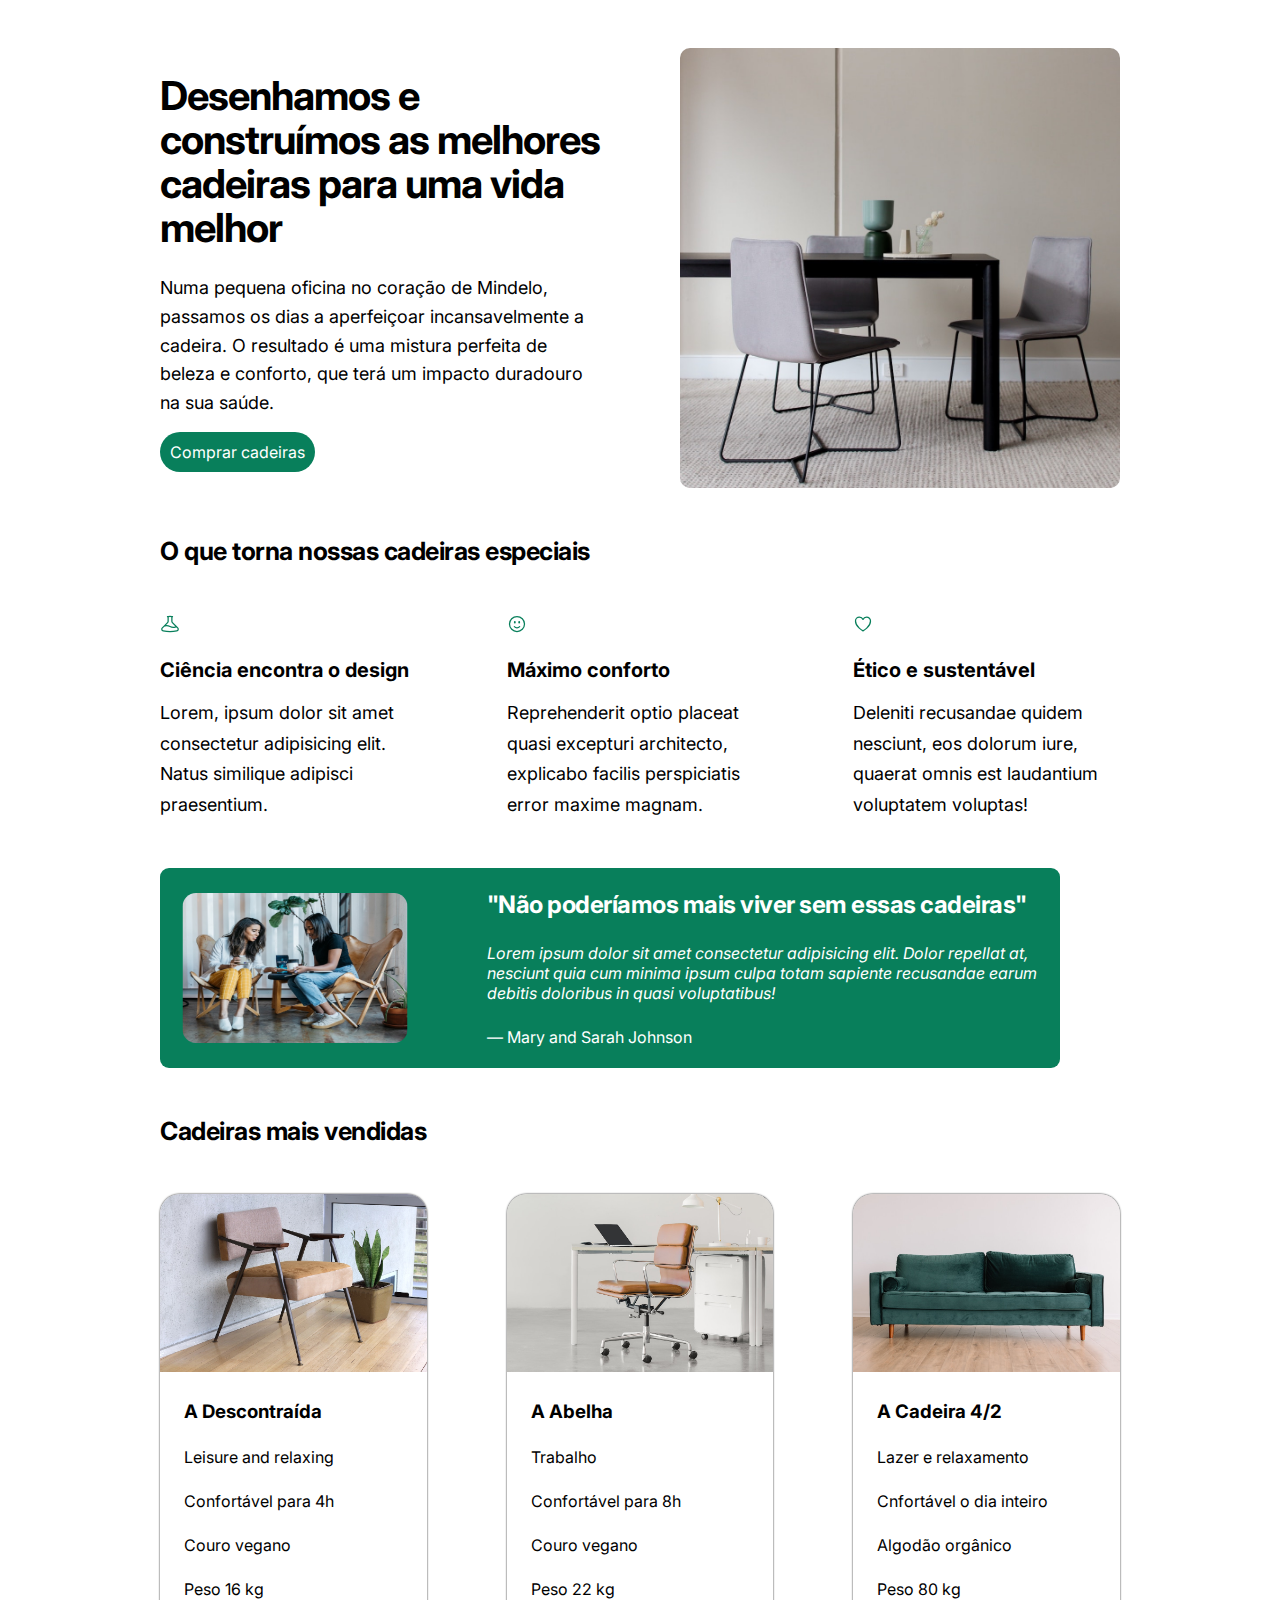
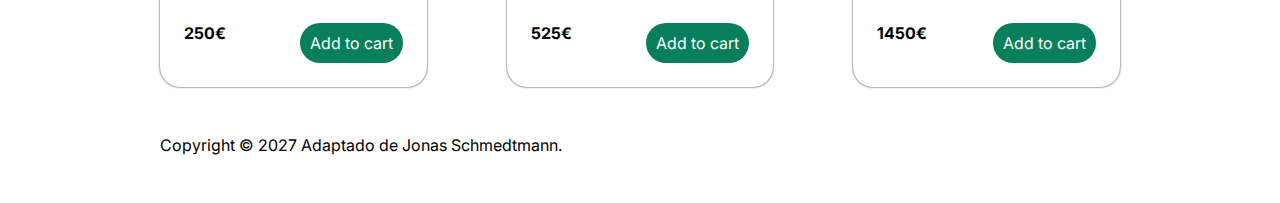
<file: index.html>
<!DOCTYPE html>
<html lang="en">
  <head>
    <meta charset="UTF-8" />
    <meta http-equiv="X-UA-Compatible" content="IE=edge" />
    <meta name="viewport" content="width=device-width, initial-scale=1.0" />
    <link rel="preconnect" href="https://fonts.googleapis.com"><link rel="preconnect" href="https://fonts.gstatic.com" crossorigin><link href="https://fonts.googleapis.com/css2?family=Inter:wght@400;500;700&display=swap" rel="stylesheet">
    <link rel="stylesheet" href="style.css" />
    <title>Mindelo Chair Shop</title>
  </head>
  <body>
    <div class="container">
      <header>
        <div class="header-text-box">
          <h1>Desenhamos e construímos as melhores cadeiras para uma vida melhor</h1>
          <p class="header-text">
            Numa pequena oficina no coração de Mindelo, passamos os dias a aperfeiçoar incansavelmente a cadeira. 
            O resultado é uma mistura perfeita de beleza e conforto, que terá um impacto duradouro na sua saúde.
          </p>
          <a class="cc" href="#">Comprar cadeiras</a>
        </div>
        <img src="hero.jpg" alt="Photo" class="imgp1"/>
      </header>

      <section>
        <h2>O que torna nossas cadeiras especiais</h2>
        <div class="grid-3-cols">
          <div>
            <svg 
            xmlns="http://www.w3.org/2000/svg" 
            fill="none" viewBox="0 0 24 24" 
            stroke-width="1.5" stroke="currentColor" 
            class="icon">
              <path 
              stroke-linecap="round" 
              stroke-linejoin="round" 
              d="M9.75 3.104v5.714a2.25 2.25 0 01-.659 1.591L5 14.5M9.75 3.104c-.251.023-.501.05-.75.082m.75-.082a24.301 24.301 0 014.5 0m0 0v5.714c0 .597.237 1.17.659 1.591L19.8 15.3M14.25 3.104c.251.023.501.05.75.082M19.8 15.3l-1.57.393A9.065 9.065 0 0112 15a9.065 9.065 0 00-6.23-.693L5 14.5m14.8.8l1.402 1.402c1.232 1.232.65 3.318-1.067 3.611A48.309 48.309 0 0112 21c-2.773 0-5.491-.235-8.135-.687-1.718-.293-2.3-2.379-1.067-3.61L5 14.5" />
            </svg>
            
            <p class="features-title"><strong>Ciência encontra o design</strong></p>
            <p class="features-text">
              Lorem, ipsum dolor sit amet consectetur adipisicing elit. Natus
              similique adipisci praesentium.
            </p>
          </div>

          <div>
            <svg 
            xmlns="http://www.w3.org/2000/svg" 
            fill="none" 
            viewBox="0 0 24 24" 
            stroke-width="1.5" 
            stroke="currentColor" 
            class="icon">
              <path stroke-linecap="round" stroke-linejoin="round" d="M15.182 15.182a4.5 4.5 0 01-6.364 0M21 12a9 9 0 11-18 0 9 9 0 0118 0zM9.75 9.75c0 .414-.168.75-.375.75S9 10.164 9 9.75 9.168 9 9.375 9s.375.336.375.75zm-.375 0h.008v.015h-.008V9.75zm5.625 0c0 .414-.168.75-.375.75s-.375-.336-.375-.75.168-.75.375-.75.375.336.375.75zm-.375 0h.008v.015h-.008V9.75z" />
            </svg>
            <p class="features-title">
              <strong>Máximo conforto</strong>
            </p>
            <p class="features-text">
              Reprehenderit optio placeat quasi excepturi architecto, explicabo
              facilis perspiciatis error maxime magnam.
            </p>
          </div>

          <div >
            <svg  
            xmlns="http://www.w3.org/2000/svg" 
            fill="none" 
            viewBox="0 0 24 24" 
            stroke-width="1.5" 
            stroke="currentColor" 
            class="icon">
              <path 
              stroke-linecap="round" 
              stroke-linejoin="round" 
              d="M21 8.25c0-2.485-2.099-4.5-4.688-4.5-1.935 0-3.597 1.126-4.312 2.733-.715-1.607-2.377-2.733-4.313-2.733C5.1 3.75 3 5.765 3 8.25c0 7.22 9 12 9 12s9-4.78 9-12z" />
            </svg>
            
            <p class="features-title">
              <strong>Ético e sustentável</strong>
            </p>
            <p class="features-text">
              Deleniti recusandae quidem nesciunt, eos dolorum iure, quaerat
              omnis est laudantium voluptatem voluptas!
            </p>
          </div>
        </div>
      </section>

      <section class="testimonial-section">
        <div class="grid-3-cols desc">
          <img class="img-desc" src="customers.jpg" alt="People sitting on chairs" />
          <div class="testimonial-box">
            <h2>"Não poderíamos mais viver sem essas cadeiras"</h2>
            <blockquote class="testimonial-text">
              Lorem ipsum dolor sit amet consectetur adipisicing elit. Dolor
              repellat at, nesciunt quia cum minima ipsum culpa totam sapiente
              recusandae earum debitis doloribus in quasi voluptatibus!
            </blockquote>
            <p class="testimonial-author">&mdash; Mary and Sarah Johnson</p>
          </div>
        </div>
      </section>

      <section>
        <h2>Cadeiras mais vendidas</h2>
        <div class="grid-3-cols">
          <figure class="chair">
            <img class="ch" src="chair-1.jpg" alt="Chair" />
            <div class="chair-box">
              <h3>A Descontraída</h3>
              <ul class="chair-details">
                <li>
                  <!-- Span is a generic INLINE text element, it doesn't have any meaning. It's like a div element, but inline -->
                  <span>Leisure and relaxing</span>
                </li>
                <li>
                  <span>Confortável para 4h</span>
                </li>
                <li>
                  <span>Couro vegano</span>
                </li>
                <li>
                  <span>Peso 16 kg</span>
                </li>
              </ul>
              <div class="chair-price">
                <strong>250€</strong>
                <a href="#" class="btn btn--small">Add to cart</a>
              </div>
            </div>
          </figure>

          <figure class="chair">
            <img class="ch"  src="chair-2.jpg" alt="Chair" />
            <div class="chair-box">
              <h3>A Abelha </h3>
              <ul class="chair-details">
                <li>
                  <span>Trabalho</span>
                </li>
                <li>
                  <span>Confortável para 8h</span>
                </li>
                <li>
                  <span>Couro vegano</span>
                </li>
                <li>
                  <span>Peso 22 kg</span>
                </li>
              </ul>
              <div class="chair-price">
                <strong>525€</strong>
                <a href="#" class="btn btn--small">Add to cart</a>
              </div>
            </div>
          </figure>

          <figure class="chair">
            <img class="ch"  src="chair-3.jpg" alt="Chair" />
            <div class="chair-box">
              <h3>A Cadeira 4/2</h3>
              <ul class="chair-details">
                <li>
                  <span>Lazer e relaxamento</span>
                </li>
                <li>
                  <span>Cnfortável o dia inteiro</span>
                </li>
                <li>
                  <span>Algodão orgânico</span>
                </li>
                <li>
                  <span>Peso 80 kg</span>
                </li>
              </ul>
              <div class="chair-price">
                <strong>1450€</strong>
                <a href="#" class="btn btn--small">Add to cart</a>
              </div>
            </div>
          </figure>
        </div>
      </section>

      <footer>
        Copyright &copy; 2027 Adaptado de Jonas Schmedtmann.
      </footer>
    </div>
  </body>
</html>
</file>
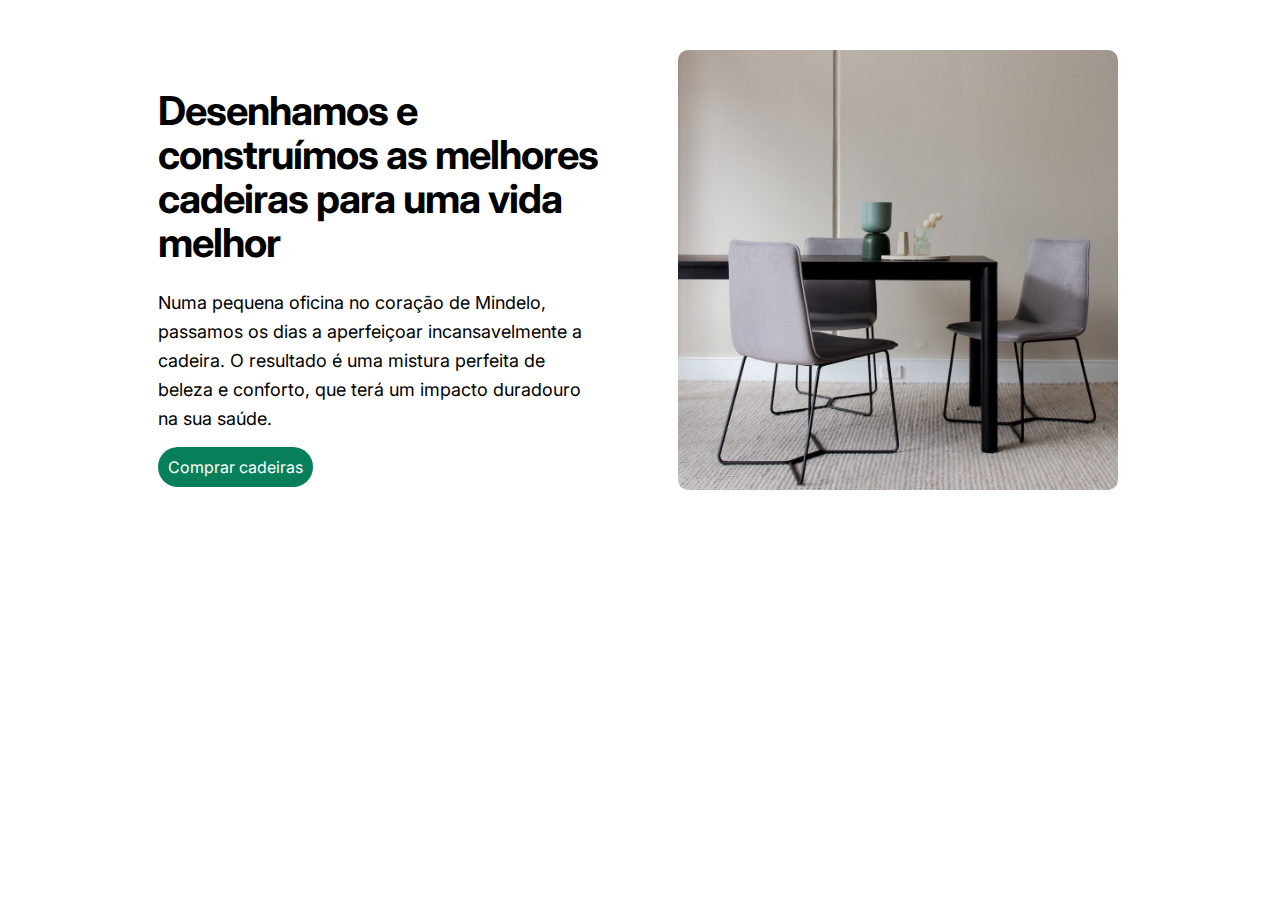
<file: parte1.html>
<!DOCTYPE html>
<html lang="en">
  <head>
    <meta charset="UTF-8" />
    <meta http-equiv="X-UA-Compatible" content="IE=edge" />
    <meta name="viewport" content="width=device-width, initial-scale=1.0" />
    <link rel="preconnect" href="https://fonts.googleapis.com"><link rel="preconnect" href="https://fonts.gstatic.com" crossorigin><link href="https://fonts.googleapis.com/css2?family=Inter:wght@400;500;700&display=swap" rel="stylesheet">
    <link rel="stylesheet" href="style1.css" />
    <title>Parte1</title>
  </head>
  <body>
    <div class="container">
      <header>
        <div class="header-text-box">
          <h1>Desenhamos e construímos as melhores cadeiras para uma vida melhor</h1>
          <p class="header-text">
            Numa pequena oficina no coração de Mindelo, passamos os dias a aperfeiçoar incansavelmente a cadeira. 
            O resultado é uma mistura perfeita de beleza e conforto, que terá um impacto duradouro na sua saúde.
          </p>
          <a class="cc" href="#">Comprar cadeiras</a>
        </div>
        <img src="hero.jpg" alt="Photo" class="imgp1"/>
      </header>
    </div>
  </body>
</html>
</file>
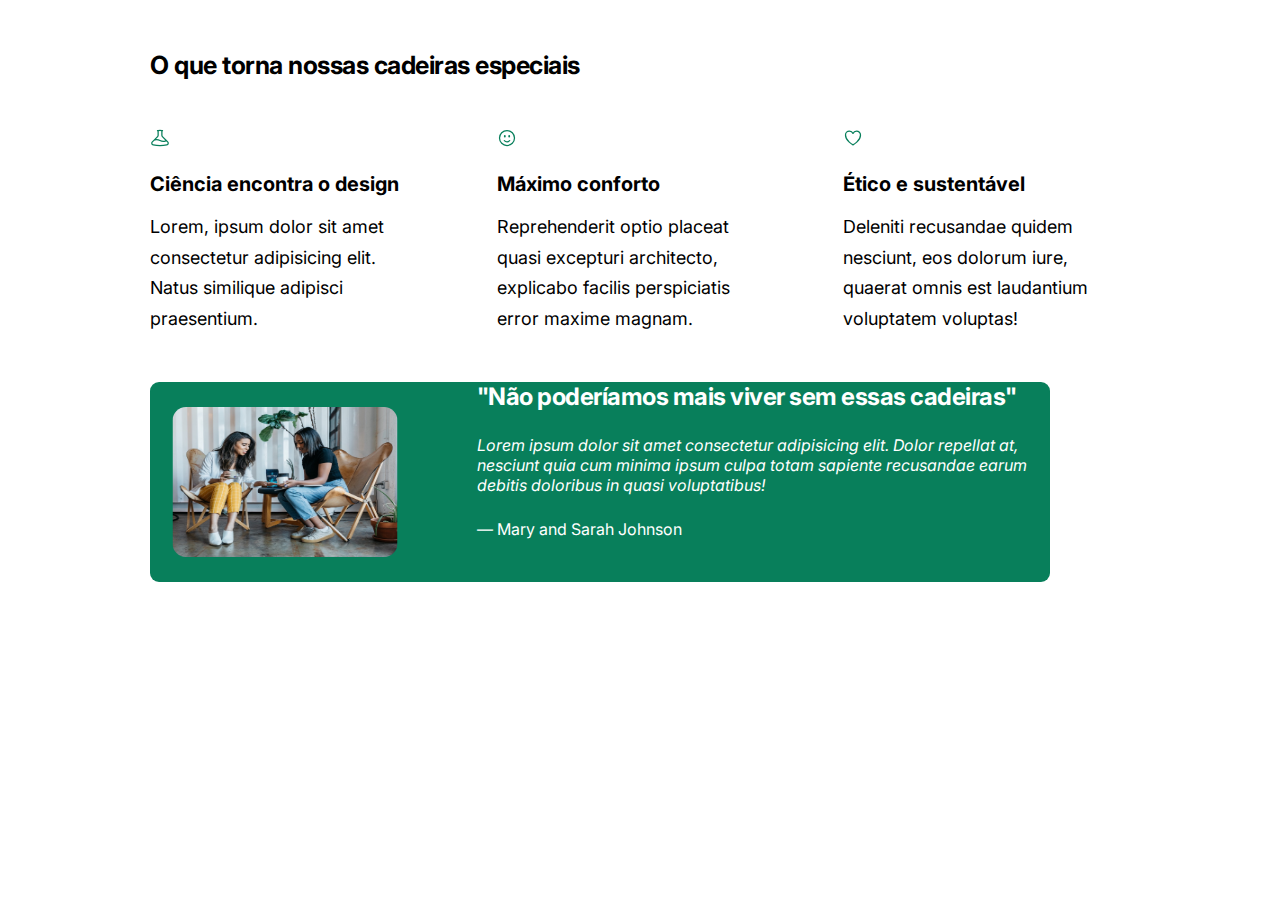
<file: parte2.html>
<!DOCTYPE html>
<html lang="en">
  <head>
    <meta charset="UTF-8" />
    <meta http-equiv="X-UA-Compatible" content="IE=edge" />
    <meta name="viewport" content="width=device-width, initial-scale=1.0" />
    <link rel="preconnect" href="https://fonts.googleapis.com"><link rel="preconnect" href="https://fonts.gstatic.com" crossorigin><link href="https://fonts.googleapis.com/css2?family=Inter:wght@400;500;700&display=swap" rel="stylesheet">
    <link rel="stylesheet" href="style2.css" />
    <title>Parte2</title>
  </head>
  <body>
    <div class="container">
      <section>
        <h2>O que torna nossas cadeiras especiais</h2>
        <div class="grid-3-cols">
          <div>
            <svg 
            xmlns="http://www.w3.org/2000/svg" 
            fill="none" viewBox="0 0 24 24" 
            stroke-width="1.5" stroke="currentColor" 
            class="icon">
              <path 
              stroke-linecap="round" 
              stroke-linejoin="round" 
              d="M9.75 3.104v5.714a2.25 2.25 0 01-.659 1.591L5 14.5M9.75 3.104c-.251.023-.501.05-.75.082m.75-.082a24.301 24.301 0 014.5 0m0 0v5.714c0 .597.237 1.17.659 1.591L19.8 15.3M14.25 3.104c.251.023.501.05.75.082M19.8 15.3l-1.57.393A9.065 9.065 0 0112 15a9.065 9.065 0 00-6.23-.693L5 14.5m14.8.8l1.402 1.402c1.232 1.232.65 3.318-1.067 3.611A48.309 48.309 0 0112 21c-2.773 0-5.491-.235-8.135-.687-1.718-.293-2.3-2.379-1.067-3.61L5 14.5" />
            </svg>
            
            <p class="features-title"><strong>Ciência encontra o design</strong></p>
            <p class="features-text">
              Lorem, ipsum dolor sit amet consectetur adipisicing elit. Natus
              similique adipisci praesentium.
            </p>
          </div>

          <div>
            <svg 
            xmlns="http://www.w3.org/2000/svg" 
            fill="none" 
            viewBox="0 0 24 24" 
            stroke-width="1.5" 
            stroke="currentColor" 
            class="icon">
              <path stroke-linecap="round" stroke-linejoin="round" d="M15.182 15.182a4.5 4.5 0 01-6.364 0M21 12a9 9 0 11-18 0 9 9 0 0118 0zM9.75 9.75c0 .414-.168.75-.375.75S9 10.164 9 9.75 9.168 9 9.375 9s.375.336.375.75zm-.375 0h.008v.015h-.008V9.75zm5.625 0c0 .414-.168.75-.375.75s-.375-.336-.375-.75.168-.75.375-.75.375.336.375.75zm-.375 0h.008v.015h-.008V9.75z" />
            </svg>
            <p class="features-title">
              <strong>Máximo conforto</strong>
            </p>
            <p class="features-text">
              Reprehenderit optio placeat quasi excepturi architecto, explicabo
              facilis perspiciatis error maxime magnam.
            </p>
          </div>

          <div >
            <svg  
            xmlns="http://www.w3.org/2000/svg" 
            fill="none" 
            viewBox="0 0 24 24" 
            stroke-width="1.5" 
            stroke="currentColor" 
            class="icon">
              <path 
              stroke-linecap="round" 
              stroke-linejoin="round" 
              d="M21 8.25c0-2.485-2.099-4.5-4.688-4.5-1.935 0-3.597 1.126-4.312 2.733-.715-1.607-2.377-2.733-4.313-2.733C5.1 3.75 3 5.765 3 8.25c0 7.22 9 12 9 12s9-4.78 9-12z" />
            </svg>
            
            <p class="features-title">
              <strong>Ético e sustentável</strong>
            </p>
            <p class="features-text">
              Deleniti recusandae quidem nesciunt, eos dolorum iure, quaerat
              omnis est laudantium voluptatem voluptas!
            </p>
          </div>
        </div>
      </section>

      <section class="testimonial-section">
        <div class="grid-3-cols desc">
          <img class="img-desc" src="customers.jpg" alt="People sitting on chairs" />
          <div class="testimonial-box">
            <h2>"Não poderíamos mais viver sem essas cadeiras"</h2>
            <blockquote class="testimonial-text">
              Lorem ipsum dolor sit amet consectetur adipisicing elit. Dolor
              repellat at, nesciunt quia cum minima ipsum culpa totam sapiente
              recusandae earum debitis doloribus in quasi voluptatibus!
            </blockquote>
            <p class="testimonial-author">&mdash; Mary and Sarah Johnson</p>
          </div>
        </div>
      </section>
    </div>
  </body>
</html>
</file>
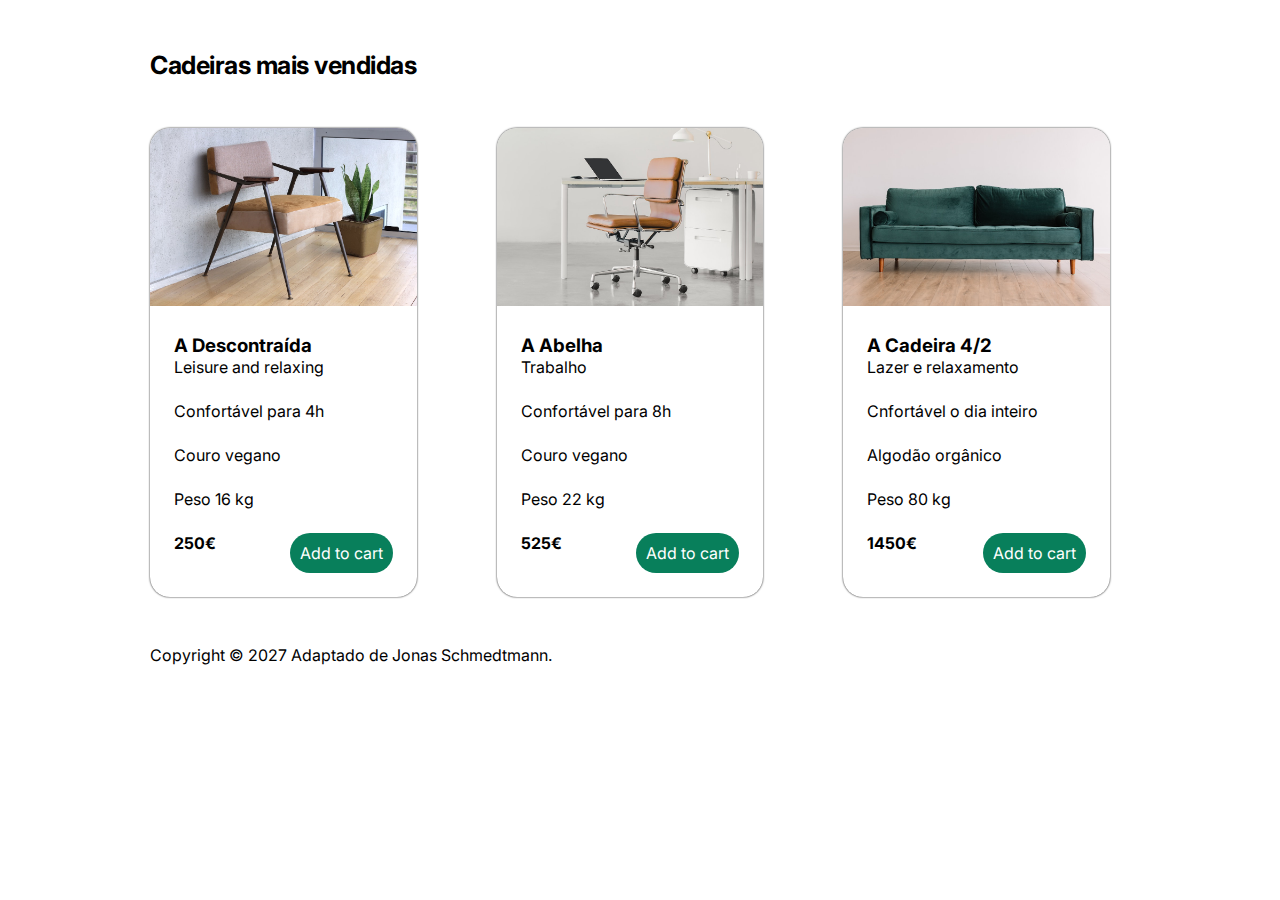
<file: parte3.html>
<!DOCTYPE html>
<html lang="en">
  <head>
    <meta charset="UTF-8" />
    <meta http-equiv="X-UA-Compatible" content="IE=edge" />
    <meta name="viewport" content="width=device-width, initial-scale=1.0" />
    <link rel="preconnect" href="https://fonts.googleapis.com"><link rel="preconnect" href="https://fonts.gstatic.com" crossorigin><link href="https://fonts.googleapis.com/css2?family=Inter:wght@400;500;700&display=swap" rel="stylesheet">
    <link rel="stylesheet" href="style3.css" />
    <title>Parte3</title>
  </head>
  <body>
    <div class="container">

      <section>
        <h2>Cadeiras mais vendidas</h2>
        <div class="grid-3-cols">
          <figure class="chair">
            <img class="ch" src="chair-1.jpg" alt="Chair" />
            <div class="chair-box">
              <h3>A Descontraída</h3>
              <ul class="chair-details">
                <li>
                  <!-- Span is a generic INLINE text element, it doesn't have any meaning. It's like a div element, but inline -->
                  <span>Leisure and relaxing</span>
                </li>
                <li>
                  <span>Confortável para 4h</span>
                </li>
                <li>
                  <span>Couro vegano</span>
                </li>
                <li>
                  <span>Peso 16 kg</span>
                </li>
              </ul>
              <div class="chair-price">
                <strong>250€</strong>
                <a href="#" class="btn btn--small">Add to cart</a>
              </div>
            </div>
          </figure>

          <figure class="chair">
            <img class="ch"  src="chair-2.jpg" alt="Chair" />
            <div class="chair-box">
              <h3>A Abelha </h3>
              <ul class="chair-details">
                <li>
                  <span>Trabalho</span>
                </li>
                <li>
                  <span>Confortável para 8h</span>
                </li>
                <li>
                  <span>Couro vegano</span>
                </li>
                <li>
                  <span>Peso 22 kg</span>
                </li>
              </ul>
              <div class="chair-price">
                <strong>525€</strong>
                <a href="#" class="btn btn--small">Add to cart</a>
              </div>
            </div>
          </figure>

          <figure class="chair">
            <img class="ch"  src="chair-3.jpg" alt="Chair" />
            <div class="chair-box">
              <h3>A Cadeira 4/2</h3>
              <ul class="chair-details">
                <li>
                  <span>Lazer e relaxamento</span>
                </li>
                <li>
                  <span>Cnfortável o dia inteiro</span>
                </li>
                <li>
                  <span>Algodão orgânico</span>
                </li>
                <li>
                  <span>Peso 80 kg</span>
                </li>
              </ul>
              <div class="chair-price">
                <strong>1450€</strong>
                <a href="#" class="btn btn--small">Add to cart</a>
              </div>
            </div>
          </figure>
        </div>
      </section>

      <footer>
        Copyright &copy; 2027 Adaptado de Jonas Schmedtmann.
      </footer>
    </div>
  </body>
</html>
</file>
<file: style.css>
/*
SPACING SYSTEM (px)
2 / 4 / 8 / 12 / 16 / 24 / 32 / 48 / 64 / 80 / 96 / 128

FONT SIZE SYSTEM (px)
10 / 12 / 14 / 16 / 18 / 20 / 24 / 30 / 36 / 44 / 52 / 62 / 74 / 86 / 98
*/

* {
  margin: 0;
  padding: 0;
  box-sizing: border-box;
}

/* ------------------------ */
/* GENERAL STYLES */
/* ------------------------ */
body {
  font-family:'Inter', sans-serif;
  border-bottom: 10px;
  border-color: #087f5b;
}

.container {
  width: 960px;
  margin: 0 auto;
}

header,
section {
  margin-bottom: 48px;
}

h2 {
  margin-bottom: 48px;
  font-size: 25px;
  letter-spacing: -0.5px;
}

.grid-3-cols {
  display: grid;
  grid-template-columns: repeat(3, 1fr);
  column-gap: 80px;
}

/* ------------------------ */
/* COMPONENT STYLES */
/* ------------------------ */

/* HEADER */
header {
  display: grid;
  grid-template-columns: repeat(2, 1fr);
  column-gap: 80px;
  margin-top: 48px;
}

.header-text-box {
  align-self: center;
}

h1 {
  margin-bottom: 24px;
  font-size: 40px;
  line-height: 1.1;
  letter-spacing: -1px;
}

.header-text {
  margin-bottom: 24px;
  font-size: 18px;
  line-height: 1.6;
  

}

img {
  width: 100%;
}

/* FEATURES */
.features-icon {
}

.features-title {
  margin-bottom: 16px;
  font-size: 20px;
  
}

.features-text {
  font-size: 18px;
  line-height:1.7;
}

/* TESTIMONIAL */
.testimonial-section {
}

.testimonial-box {
  grid-column: 2 / -1;
  align-self: center;
}

.testimonial-box h2 {
  margin-bottom: 24px;
  font-size: 24px;
}

.testimonial-text {
  font-style: italic;
  margin-bottom: 24px;
  margin-right: 20px;
}

/* CHAIRS */
.chair-box {
  padding: 24px;
 
}

h3 {
  margin-bottom: 24px;
}

.chair-details {
  list-style: none;
  margin-bottom: 24px;
}

.chair-details li {
  display: flex;
  align-items: center;
  gap: 12px;
  margin-bottom: 24px;
}

.chair-details li:last-child {
  margin-bottom: 0;
}

.chair-icon {
}

.chair-price {
  display: flex;
  justify-content: space-between;
}

footer {
  margin-bottom: 48px;
}

.imgp1{
  border-radius: 10px;
}
.cc{
  text-decoration: none;
  border-radius: 20px;
  padding:10px;
  background-color: #087f5b;
  color: #fff;
}
.desc{
  width: 900px;
  height: 200px;
  color:#fff;
  background-color: #087f5b;
  border-radius: 9px;

}
.img-desc{
  transform: scale(1.5);
  height: 100px;
  width: 150px;
  border-radius: 9px;
  margin-left: 60px ;
  margin-top: 50px;
}
.btn{
  text-decoration: none;
  border-radius: 20px;
  padding:10px;
  background-color: #087f5b;
  color: #fff;
}
.chair{
  border-radius: 20px;
  box-shadow: 0 0 2px rgba(0, 0, 0, 25);
}
.ch{
  border-top-left-radius: 20px;
  border-top-right-radius: 20px;
}
.icon{
  color: #087f5b ;
  height: 20px;
  width: 20px;
  margin-bottom: 20px;
}
</file>
<file: style1.css>
* {

    padding: 0;
    box-sizing: border-box;
  }
  
  /* ------------------------ */
  /* GENERAL STYLES */
  /* ------------------------ */
  body {
    font-family:'Inter', sans-serif;
    border-bottom: 10px;
    border-color: #087f5b;
  }
  
  .container {
    width: 960px;
    margin-left: 150px ;
    margin-top: 50px;
  }
  
  header {
    display: grid;
    grid-template-columns: repeat(2, 1fr);
    column-gap: 80px;
    margin-top: 48px;
    margin-bottom: 48px;
  }
  
  .header-text-box {
    align-self: center;
  }
  h1 {
    margin-bottom: 24px;
    font-size: 40px;
    line-height: 1.1;
    letter-spacing: -1px;
  }
  
  .header-text {
    margin-bottom: 24px;
    font-size: 18px;
    line-height: 1.6;
  }
  
  img {
    width: 100%;
  }
  .imgp1{
    border-radius: 10px;
  }
  .cc{
    text-decoration: none;
    border-radius: 20px;
    padding:10px;
    background-color: #087f5b;
    color: #fff;
  }
</file>
<file: style2.css>
* {
    margin: 0;
    padding: 0;
    box-sizing: border-box;
  }
  body {
    font-family:'Inter', sans-serif;
    border-bottom: 10px;
    border-color: #087f5b;
  }
  .container {
    width: 960px;
    margin-left: 150px;
    margin-top: 50px;
  }
  section {
    margin-bottom: 48px;
  }
  h2 {
    margin-bottom: 48px;
    font-size: 25px;
    letter-spacing: -0.5px;
  }
  .grid-3-cols {
    display: grid;
    grid-template-columns: repeat(3, 1fr);
    column-gap: 80px;
  }
  .icon{
    color: #087f5b ;
    height: 20px;
    width: 20px;
    margin-bottom: 20px;
  }
  .features-title {
    margin-bottom: 16px;
    font-size: 20px;
    
  }
  
  .features-text {
    font-size: 18px;
    line-height:1.7;
  }
  desc{
    width: 900px;
    height: 200px;
    color:#fff;
    background-color: #087f5b;
    border-radius: 9px;
  
  }
  .img-desc{
    transform: scale(1.5);
    height: 100px;
    width: 150px;
    border-radius: 9px;
    margin-left: 60px ;
    margin-top: 50px;
   
  }
  .testimonial-box {
    grid-column: 2 / -1;
    align-self: center;
  }
  
  .testimonial-box h2 {
    margin-bottom: 24px;
    font-size: 24px;
  }
  
  .testimonial-text {
    font-style: italic;
    margin-bottom: 24px;
    margin-right: 20px;
  }
  .testimonial-section {

    width: 900px;
    height: 200px;
    color:#fff;
    background-color: #087f5b;
    border-radius: 9px;
}
</file>
<file: style3.css>
* {
    margin: 0;
    padding: 0;
    box-sizing: border-box;
  }
  body {
    font-family:'Inter', sans-serif;
    border-bottom: 10px;
    border-color: #087f5b;
  }
  
  .container {
    width: 960px;
    margin-left: 150px;
    margin-top: 50px;
  }
  section {
    margin-bottom: 48px;
  }
  h2 {
    margin-bottom: 48px;
    font-size: 25px;
    letter-spacing: -0.5px;
  }
  
  .grid-3-cols {
    display: grid;
    grid-template-columns: repeat(3, 1fr);
    column-gap: 80px;
  }
  img {
    width: 100%;
  }
  .chair-box {
    padding: 24px;
   
  }
  .chair-details {
    list-style: none;
    margin-bottom: 24px;
  }
  
  .chair-details li {
    display: flex;
    align-items: center;
    gap: 12px;
    margin-bottom: 24px;
  }
  
  .chair-details li:last-child {
    margin-bottom: 0;
  }
  .chair-price {
    display: flex;
    justify-content: space-between;
  }
  
  footer {
    margin-bottom: 48px;
  }
  .btn{
    text-decoration: none;
    border-radius: 20px;
    padding:10px;
    background-color: #087f5b;
    color: #fff;
  }
  .chair{
    border-radius: 20px;
    box-shadow: 0 0 2px rgba(0, 0, 0, 25);
  }
  .ch{
    border-top-left-radius: 20px;
    border-top-right-radius: 20px;
  }
</file>
